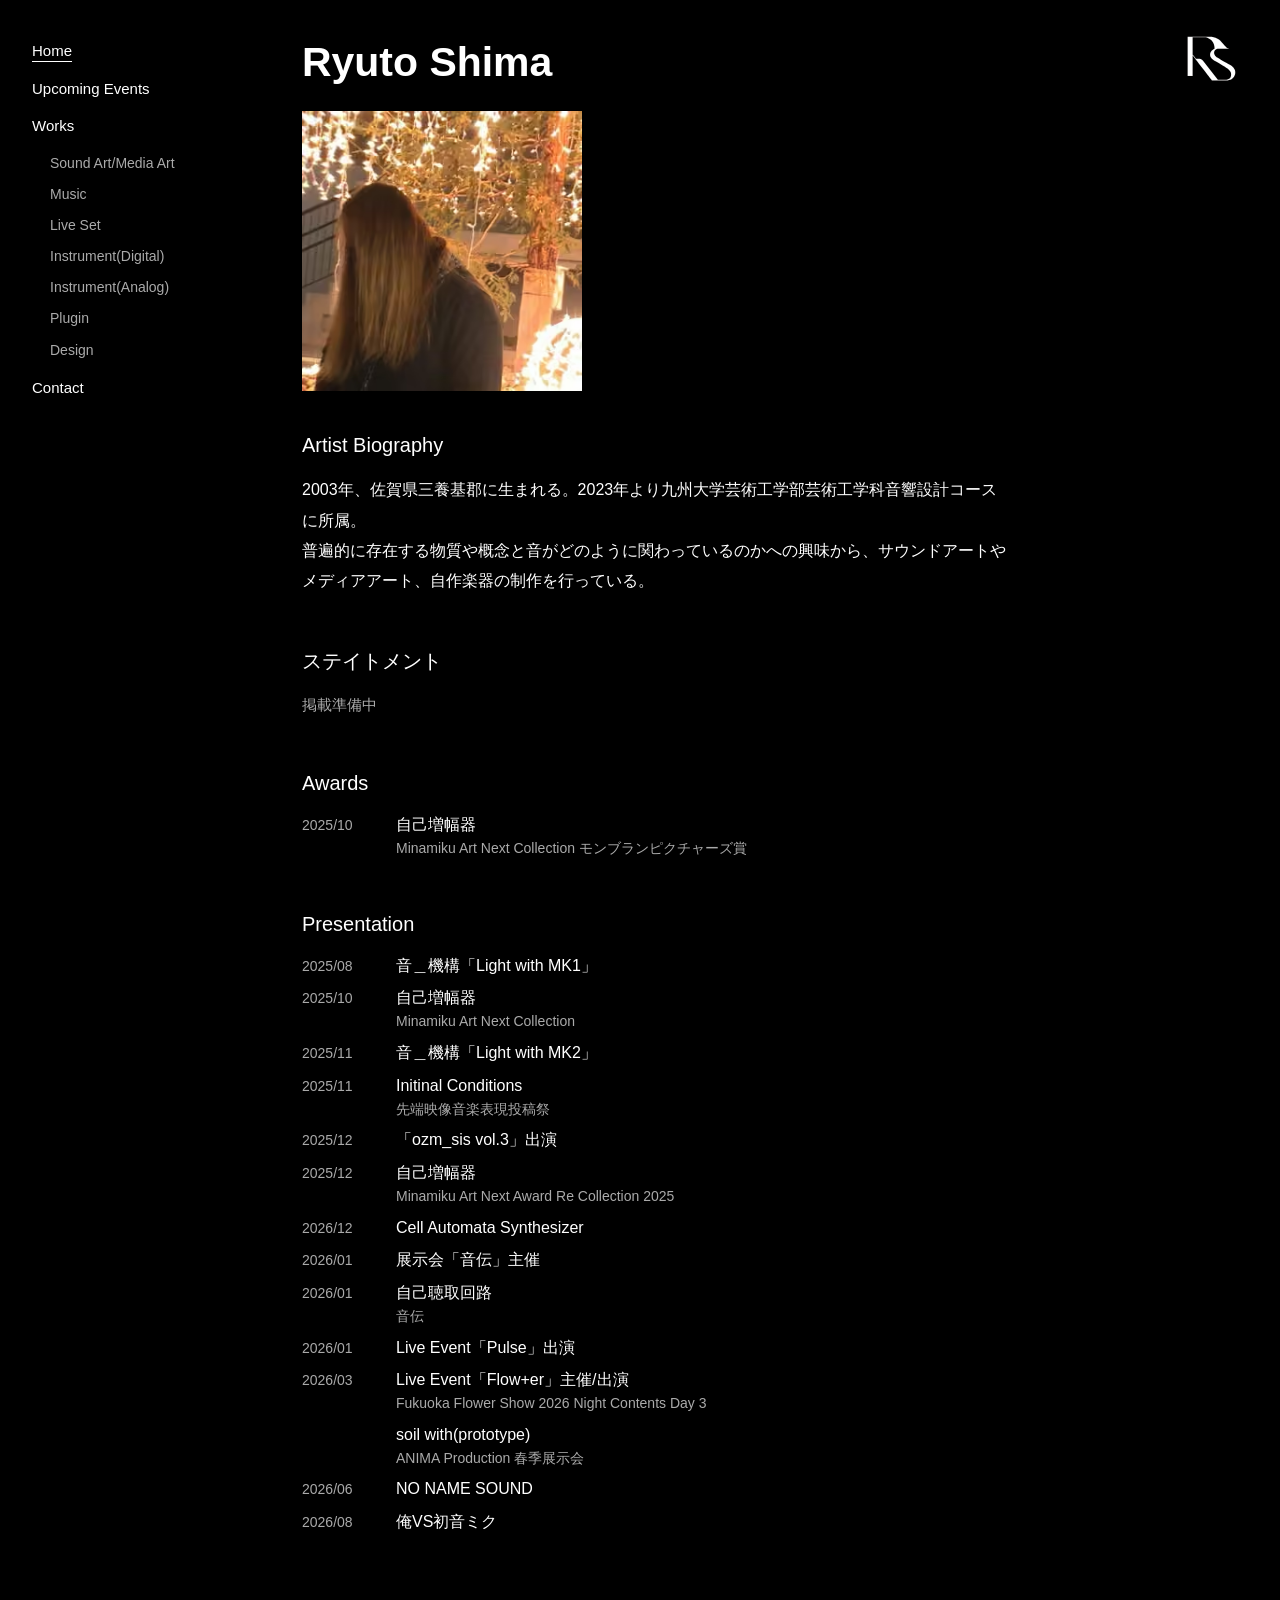
<file: index.html>
<!doctype html>
<html lang="ja">
<head>
  <meta charset="utf-8">
  <meta name="viewport" content="width=device-width, initial-scale=1">
  <title>Portfolio — Ryuto Shima</title>
  <link rel="stylesheet" href="src/styles.css">
</head>
<body>
  <a class="skip-link" href="#main">本文へ移動</a>
  <header class="site-header">
    <a class="brand" href="index.html" aria-label="Ryuto Shima — ホーム">
      <img class="brand-logo" src="assets/brand/ryuto-shima-logo.svg" width="72" height="51" alt="">
    </a>
  </header>
  <div class="site-layout">
    <aside class="sidebar">
      <nav class="site-nav" id="site-nav" aria-label="メインナビゲーション"></nav>
    </aside>
    <main id="main" class="page-shell home-page" tabindex="-1">
      <h1 class="home-title latin">Ryuto Shima</h1>
      <img class="home-image" src="assets/home/home-photo.avif" width="300" height="300" alt="ホーム掲載写真" decoding="async">
      <div class="home-sections">
        <section class="home-section" aria-labelledby="biography-title">
          <h2 id="biography-title" class="home-section-title latin">Artist Biography</h2>
          <p>2003年、佐賀県三養基郡に生まれる。2023年より九州大学芸術工学部芸術工学科音響設計コースに所属。<br>
          普遍的に存在する物質や概念と音がどのように関わっているのかへの興味から、サウンドアートやメディアアート、自作楽器の制作を行っている。</p>
        </section>
        <section class="home-section" aria-labelledby="statement-title">
          <h2 id="statement-title" class="home-section-title">ステイトメント</h2>
          <!-- 本人から提供されたステイトメントに差し替える。推測で補完しない。 -->
          <p class="status-text">掲載準備中</p>
        </section>
        <section class="home-section" aria-labelledby="awards-title">
          <h2 id="awards-title" class="home-section-title latin">Awards</h2>
          <ul class="history-list">
            <li><time class="history-date latin" datetime="2025-10">2025/10</time><div><span>自己増幅器</span><span class="history-detail">Minamiku Art Next Collection モンブランピクチャーズ賞</span></div></li>
          </ul>
        </section>
        <section class="home-section" aria-labelledby="presentation-title">
          <h2 id="presentation-title" class="home-section-title latin">Presentation</h2>
          <ul class="history-list">
            <li><time class="history-date latin" datetime="2025-08">2025/08</time><div><span>音＿機構「Light with MK1」</span></div></li>
            <li><time class="history-date latin" datetime="2025-10">2025/10</time><div><span>自己増幅器</span><span class="history-detail latin">Minamiku Art Next Collection</span></div></li>
            <li><time class="history-date latin" datetime="2025-11">2025/11</time><div><span>音＿機構「Light with MK2」</span></div></li>
            <li><time class="history-date latin" datetime="2025-11">2025/11</time><div><span class="latin">Initinal Conditions</span><span class="history-detail">先端映像音楽表現投稿祭</span></div></li>
            <li><time class="history-date latin" datetime="2025-12">2025/12</time><div><span>「ozm_sis vol.3」出演</span></div></li>
            <li><time class="history-date latin" datetime="2025-12">2025/12</time><div><span>自己増幅器</span><span class="history-detail latin">Minamiku Art Next Award Re Collection 2025</span></div></li>
            <li><time class="history-date latin" datetime="2026-12">2026/12</time><div><span class="latin">Cell Automata Synthesizer</span></div></li>
            <li><time class="history-date latin" datetime="2026-01">2026/01</time><div><span>展示会「音伝」主催</span></div></li>
            <li><time class="history-date latin" datetime="2026-01">2026/01</time><div><span>自己聴取回路</span><span class="history-detail">音伝</span></div></li>
            <li><time class="history-date latin" datetime="2026-01">2026/01</time><div><span>Live Event「Pulse」出演</span></div></li>
            <li><time class="history-date latin" datetime="2026-03">2026/03</time><div><span>Live Event「Flow+er」主催/出演</span><span class="history-detail latin">Fukuoka Flower Show 2026 Night Contents Day 3</span></div></li>
            <li><span class="history-date" aria-hidden="true"></span><div><span class="latin">soil with(prototype)</span><span class="history-detail">ANIMA Production 春季展示会</span></div></li>
            <li><time class="history-date latin" datetime="2026-06">2026/06</time><div><span class="latin">NO NAME SOUND</span></div></li>
            <li><time class="history-date latin" datetime="2026-08">2026/08</time><div><span>俺VS初音ミク</span></div></li>
          </ul>
        </section>
      </div>
    </main>
  </div>
  <script src="src/data.js"></script>
  <script src="src/site.js"></script>

</body>
</html>
</file>
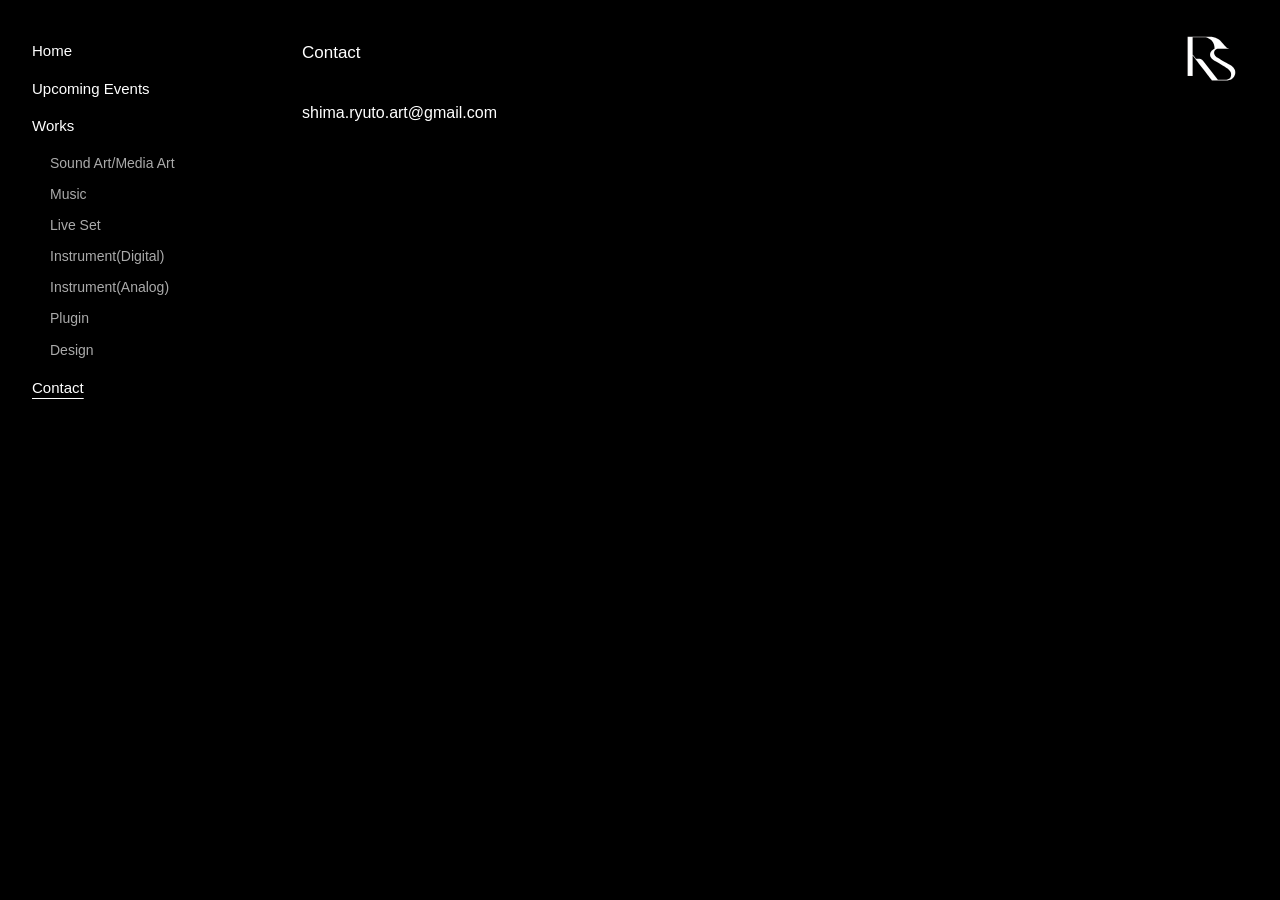
<file: contact.html>
<!doctype html>
<html lang="ja">
<head>
  <meta charset="utf-8">
  <meta name="viewport" content="width=device-width, initial-scale=1">
  <title>Contact — Ryuto Shima</title>
  <link rel="stylesheet" href="src/styles.css">
</head>
<body>
  <a class="skip-link" href="#main">本文へ移動</a>
  <header class="site-header">
    <a class="brand" href="index.html" aria-label="Ryuto Shima — ホーム">
      <img class="brand-logo" src="assets/brand/ryuto-shima-logo.svg" width="72" height="51" alt="">
    </a>
  </header>
  <div class="site-layout">
    <aside class="sidebar">
      <nav class="site-nav" id="site-nav" aria-label="メインナビゲーション"></nav>
    </aside>
    <main id="main" class="page-shell" tabindex="-1">
      <h1 class="page-title latin">Contact</h1>
      <p class="contact-address"><a class="latin" href="mailto:shima.ryuto.art@gmail.com">shima.ryuto.art@gmail.com</a></p>
    </main>
  </div>
  <script src="src/data.js"></script>
  <script src="src/site.js"></script>

</body>
</html>
</file>
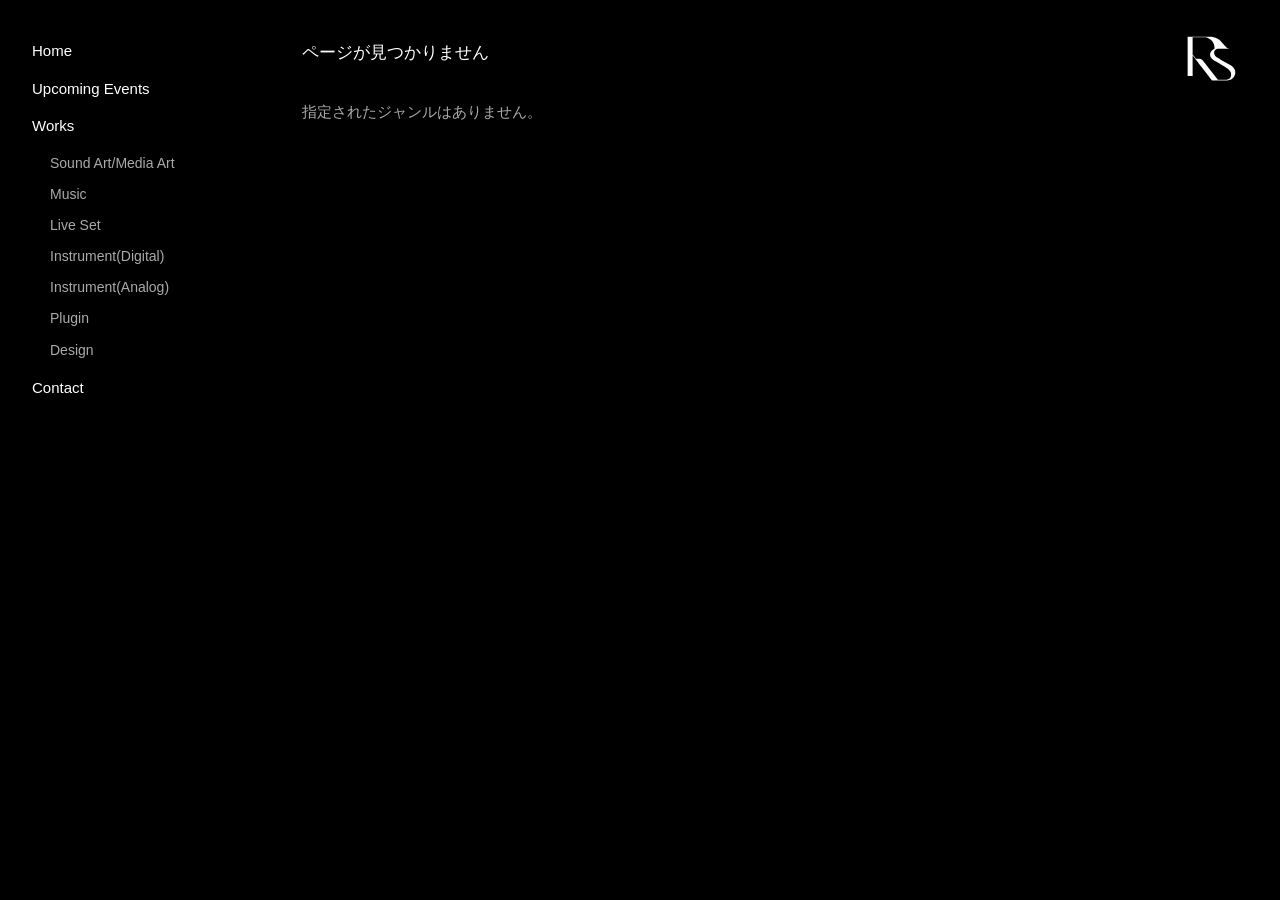
<file: genre.html>
<!doctype html>
<html lang="ja">
<head>
  <meta charset="utf-8">
  <meta name="viewport" content="width=device-width, initial-scale=1">
  <title>Genre — Ryuto Shima</title>
  <link rel="stylesheet" href="src/styles.css">
</head>
<body>
  <a class="skip-link" href="#main">本文へ移動</a>
  <header class="site-header">
    <a class="brand" href="index.html" aria-label="Ryuto Shima — ホーム">
      <img class="brand-logo" src="assets/brand/ryuto-shima-logo.svg" width="72" height="51" alt="">
    </a>
  </header>
  <div class="site-layout">
    <aside class="sidebar">
      <nav class="site-nav" id="site-nav" aria-label="メインナビゲーション"></nav>
    </aside>
    <main id="main" class="page-shell" tabindex="-1">
      <h1 id="genre-title" class="page-title"></h1>
      <div id="genre-content"></div>
      <noscript><p>作品一覧を表示するにはJavaScriptを有効にしてください。</p></noscript>
    </main>
  </div>
  <script src="src/data.js"></script>
  <script src="src/site.js"></script>
  <script src="src/work-grid.js"></script>
  <script src="src/genre.js"></script>
</body>
</html>
</file>
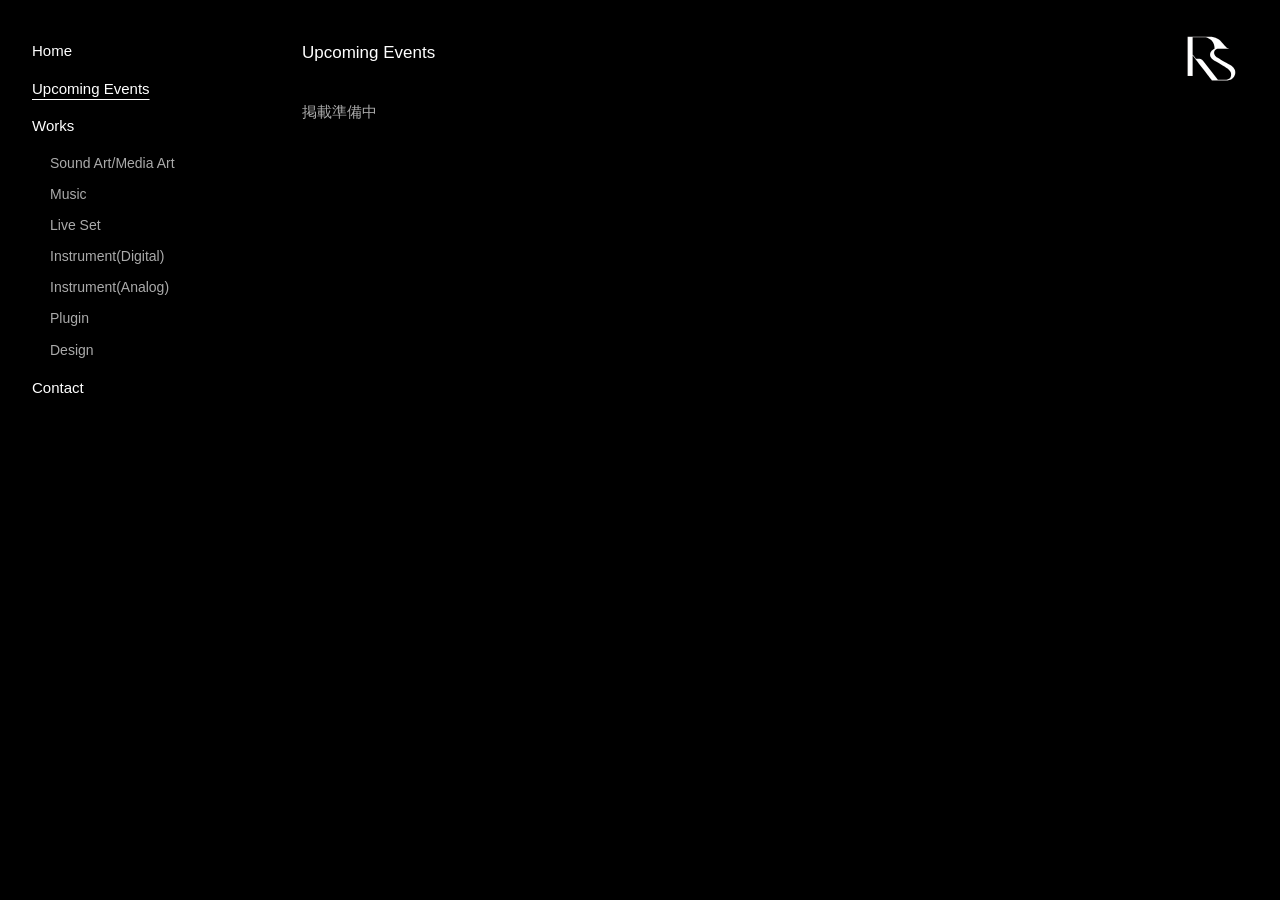
<file: upcoming.html>
<!doctype html>
<html lang="ja">
<head>
  <meta charset="utf-8">
  <meta name="viewport" content="width=device-width, initial-scale=1">
  <title>Upcoming Events — Ryuto Shima</title>
  <link rel="stylesheet" href="src/styles.css">
</head>
<body>
  <a class="skip-link" href="#main">本文へ移動</a>
  <header class="site-header">
    <a class="brand" href="index.html" aria-label="Ryuto Shima — ホーム">
      <img class="brand-logo" src="assets/brand/ryuto-shima-logo.svg" width="72" height="51" alt="">
    </a>
  </header>
  <div class="site-layout">
    <aside class="sidebar">
      <nav class="site-nav" id="site-nav" aria-label="メインナビゲーション"></nav>
    </aside>
    <main id="main" class="page-shell" tabindex="-1">
      <h1 class="page-title latin">Upcoming Events</h1>
      <!-- 出演・展示予定が本人から提供されたら、この部分へ追加する。 -->
      <p class="status-text">掲載準備中</p>
    </main>
  </div>
  <script src="src/data.js"></script>
  <script src="src/site.js"></script>

</body>
</html>
</file>
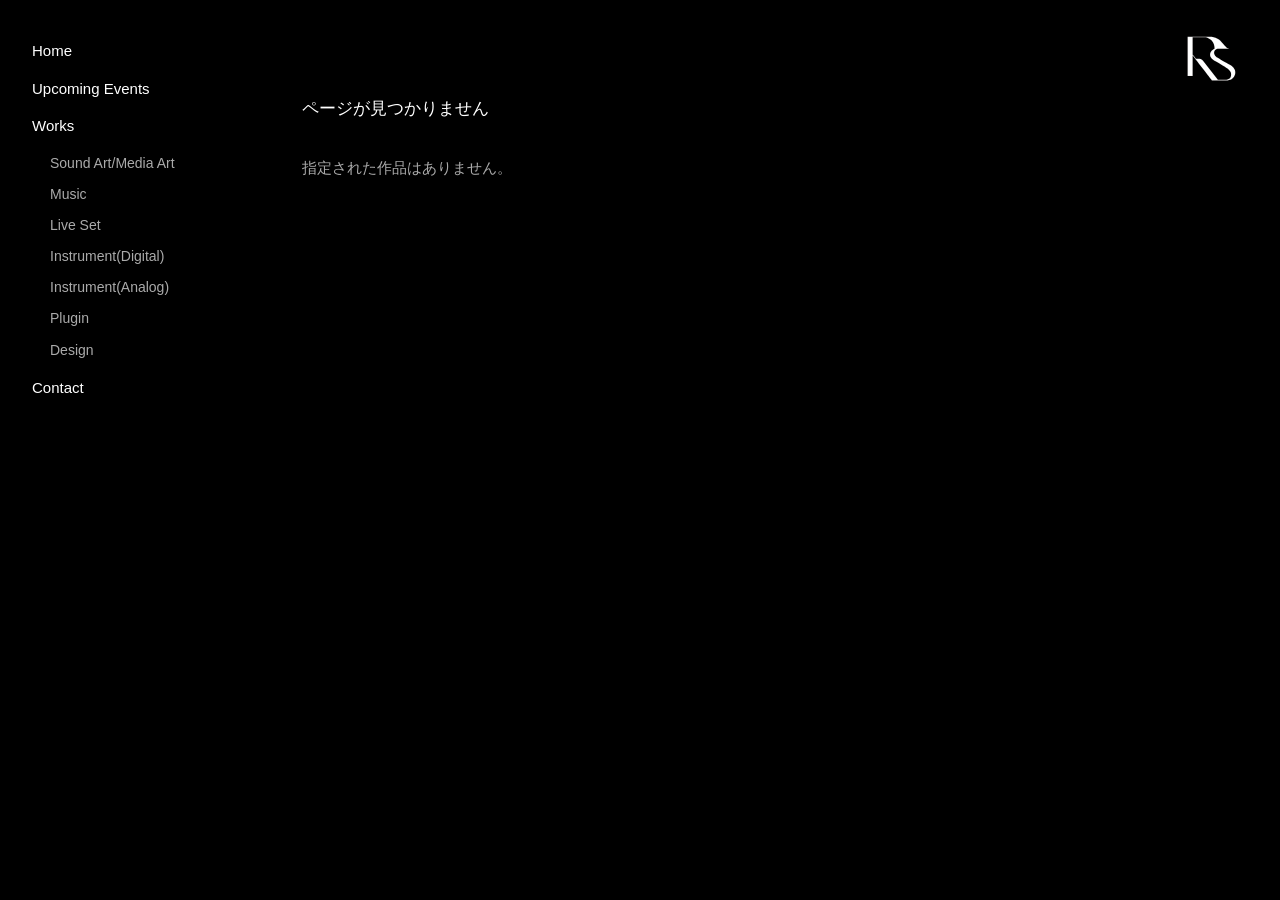
<file: work.html>
<!doctype html>
<html lang="ja">
<head>
  <meta charset="utf-8">
  <meta name="viewport" content="width=device-width, initial-scale=1">
  <title>Work — Ryuto Shima</title>
  <link rel="stylesheet" href="src/styles.css">
</head>
<body>
  <a class="skip-link" href="#main">本文へ移動</a>
  <header class="site-header">
    <a class="brand" href="index.html" aria-label="Ryuto Shima — ホーム">
      <img class="brand-logo" src="assets/brand/ryuto-shima-logo.svg" width="72" height="51" alt="">
    </a>
  </header>
  <div class="site-layout">
    <aside class="sidebar">
      <nav class="site-nav" id="site-nav" aria-label="メインナビゲーション"></nav>
    </aside>
    <main id="main" class="page-shell work-page" tabindex="-1">
      <div id="work-content"></div>
      <noscript><p>作品を表示するにはJavaScriptを有効にしてください。</p></noscript>
    </main>
  </div>
  <script src="src/data.js"></script>
  <script src="src/site.js"></script>
  <script src="src/work.js"></script>
</body>
</html>
</file>
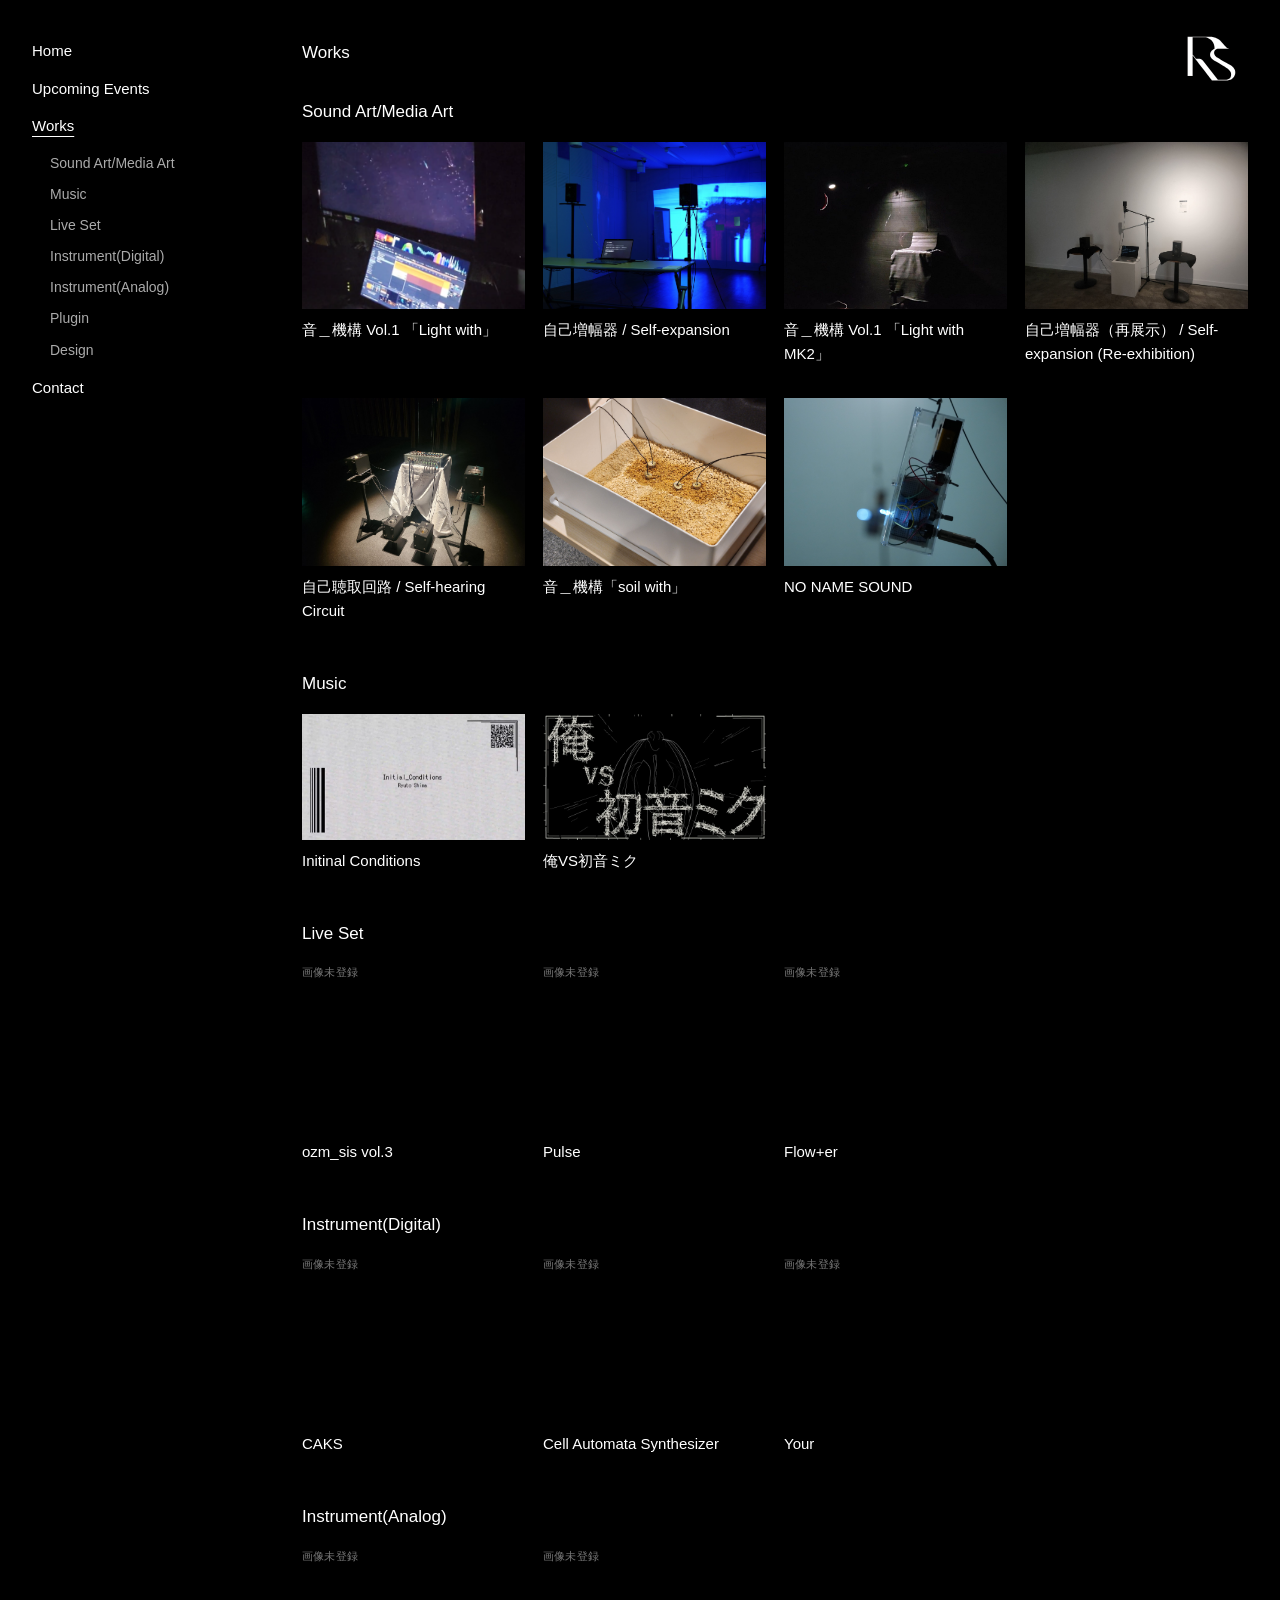
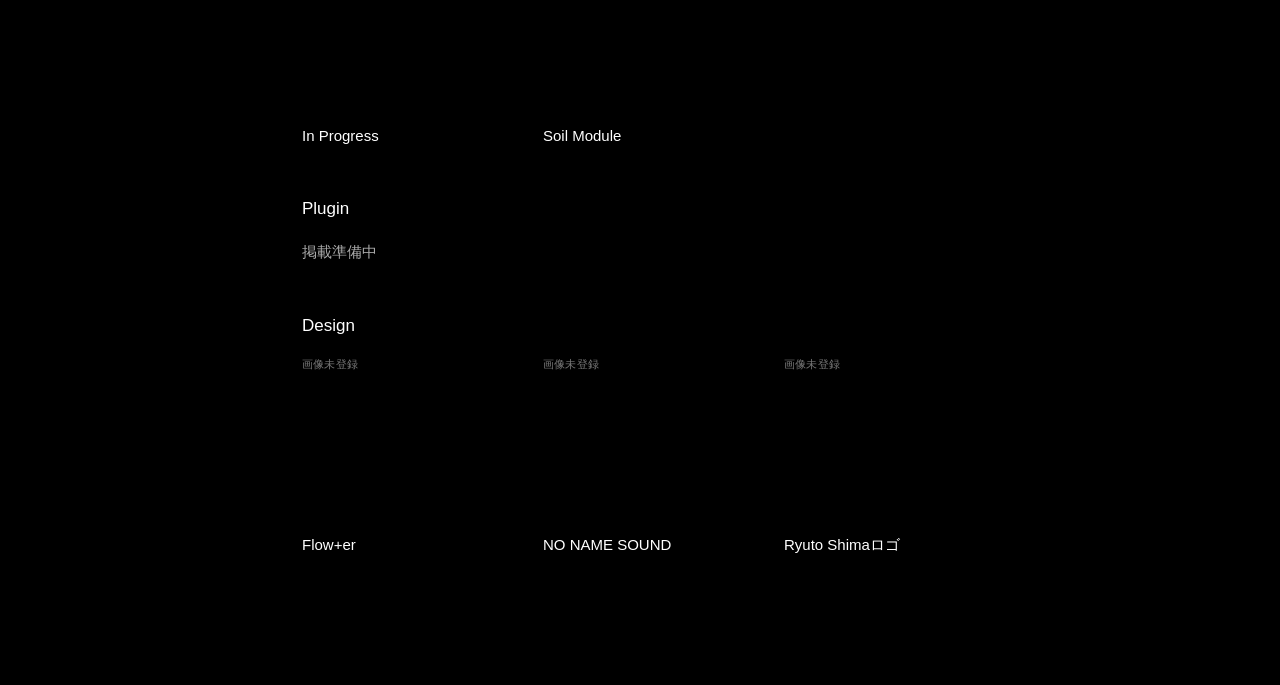
<file: works.html>
<!doctype html>
<html lang="ja">
<head>
  <meta charset="utf-8">
  <meta name="viewport" content="width=device-width, initial-scale=1">
  <title>Works — Ryuto Shima</title>
  <link rel="stylesheet" href="src/styles.css">
</head>
<body>
  <a class="skip-link" href="#main">本文へ移動</a>
  <header class="site-header">
    <a class="brand" href="index.html" aria-label="Ryuto Shima — ホーム">
      <img class="brand-logo" src="assets/brand/ryuto-shima-logo.svg" width="72" height="51" alt="">
    </a>
  </header>
  <div class="site-layout">
    <aside class="sidebar">
      <nav class="site-nav" id="site-nav" aria-label="メインナビゲーション"></nav>
    </aside>
    <main id="main" class="page-shell" tabindex="-1">
      <h1 class="page-title latin">Works</h1>
      <div id="works-content"></div>
      <noscript><p>作品一覧を表示するにはJavaScriptを有効にしてください。</p></noscript>
    </main>
  </div>
  <script src="src/data.js"></script>
  <script src="src/site.js"></script>
  <script src="src/work-grid.js"></script>
  <script src="src/works.js"></script>
</body>
</html>
</file>
<file: src/styles.css>
* { box-sizing: border-box; }
:root {
  color-scheme: dark;
  --bg: #000000;
  --fg: #ffffff;
  --muted: #aaaaaa;
  --jp: "Hiragino Kaku Gothic ProN", "Yu Gothic", "YuGothic", Meiryo, sans-serif;
  --latin: Arial, Helvetica, sans-serif;
}
html { background: var(--bg); }
body {
  margin: 0;
  background: var(--bg);
  color: var(--fg);
  font-family: var(--jp);
  font-size: 16px;
  line-height: 1.7;
  letter-spacing: 0;
}
a { color: inherit; text-decoration: none; }
a:focus-visible { outline: 1px solid var(--fg); outline-offset: 5px; }
.latin { font-family: var(--latin); letter-spacing: 0; }
.skip-link { position: fixed; top: 8px; left: 8px; transform: translateY(-160%); z-index: 2; background: #000; padding: 8px; }
.skip-link:focus { transform: none; }
.site-layout {
  display: grid;
  grid-template-columns: 230px minmax(0, 1fr);
  gap: 40px;
  padding: 38px 32px 80px;
}
.sidebar { position: sticky; top: 38px; align-self: start; max-height: calc(100svh - 76px); overflow-y: auto; }
.site-header { position: absolute; top: 32px; right: 32px; }
.brand { display: block; }
.brand-logo { display: block; width: 72px; height: 51px; object-fit: contain; }
.site-nav { display: flex; flex-direction: column; align-items: flex-start; gap: 12px; margin-top: 0; }
.nav-subgroup { display: flex; flex-direction: column; align-items: flex-start; gap: 6px; padding-left: 18px; }
.site-nav .nav-top { color: var(--fg); font-size: 15px; line-height: 1.7; }
.site-nav .nav-ancestor-current { color: var(--fg); }
.site-nav a { color: var(--muted); font-size: 14px; line-height: 1.8; overflow-wrap: anywhere; }
.site-nav a:hover, .site-nav a[aria-current] { color: var(--fg); }
.site-nav a[aria-current] { text-decoration: underline; text-underline-offset: 5px; }
.page-shell { min-width: 0; padding: 0; }
.page-title { padding-right: 80px; margin: 0 0 30px; font-size: 17px; line-height: 1.8; font-weight: 500; }
.work-grid { display: grid; grid-template-columns: repeat(4, minmax(0, 1fr)); gap: 32px 18px; align-items: start; }
.work-item { display: block; min-width: 0; }
.work-media { aspect-ratio: 4 / 3; width: 100%; }
.work-media--music { aspect-ratio: 16 / 9; }
.work-media--pending { display: flex; align-items: flex-start; justify-content: flex-start; }
.media-pending-text { color: #777777; font-size: 11px; line-height: 1.5; letter-spacing: 0.02em; }
.work-media img { display: block; width: 100%; height: 100%; object-fit: contain; object-position: left top; }
.work-item-title { margin: 9px 0 0; font-size: 15px; font-weight: 500; line-height: 1.6; overflow-wrap: anywhere; }
.work-item-title:first-child { margin-top: 0; }
.meta { margin: 6px 0 0; color: var(--muted); font-size: 13px; line-height: 1.7; }
.work-media + .meta { margin-top: 9px; }
.meta + .work-item-title { margin-top: 3px; }
.work-item:hover .work-item-title, .back-link:hover { text-decoration: underline; text-underline-offset: 4px; }
.status-text { margin: 0; color: var(--muted); font-size: 15px; }
.genre-section { margin-bottom: 48px; }
.genre-section-title { margin: 0 0 18px; font-size: 17px; line-height: 1.5; font-weight: 500; }
.genre-section-title a:hover, .contact-address a:hover { text-decoration: underline; text-underline-offset: 4px; }
.contact-address { margin: 0; font-size: 16px; overflow-wrap: anywhere; }
.home-title { margin: 0 0 24px; padding-right: 80px; font-size: clamp(32px, 3.2vw, 44px); font-weight: 600; line-height: 1.2; }
.home-image { display: block; width: min(280px, 100%); height: auto; margin: 0 0 38px; }
.history-list { list-style: none; margin: 0; padding: 0; display: grid; gap: 8px; }
.history-list li { display: grid; grid-template-columns: 76px minmax(0, 1fr); gap: 18px; align-items: baseline; line-height: 1.55; }
.history-date { font-size: 14px; color: var(--muted); white-space: nowrap; }
.history-list li > div { min-width: 0; overflow-wrap: anywhere; }
.history-detail { display: block; color: var(--muted); font-size: 14px; line-height: 1.55; }
.home-sections { display: flex; flex-direction: column; gap: 48px; max-width: 44rem; }
.home-section-title { margin: 0 0 14px; font-size: 20px; font-weight: 500; line-height: 1.6; }
.home-section p { margin: 0; line-height: 1.9; overflow-wrap: anywhere; }
.home-section a { text-decoration: underline; text-underline-offset: 4px; }
.work-page { max-width: 1250px; padding-top: 56px; }
.back-link { display: inline-block; margin-bottom: 28px; color: var(--muted); font-size: 14px; }
.work-detail-layout {
  display: grid;
  grid-template-columns: minmax(0, 1.18fr) minmax(0, 1fr);
  grid-template-rows: auto 1fr;
  grid-template-areas: "media heading" "media text";
  column-gap: clamp(28px, 3.5vw, 54px);
  align-items: start;
}
.work-detail-media { grid-area: media; position: sticky; top: 38px; min-width: 0; }
.work-detail-heading { grid-area: heading; min-width: 0; }
.work-detail-text { grid-area: text; min-width: 0; }
.work-title { margin: 0 0 22px; font-size: 22px; font-weight: 500; line-height: 1.5; overflow-wrap: anywhere; }
.work-title-en { font-size: .85em; font-weight: 400; }
.work-item-title-en { font-weight: 400; }
.work-exhibition {
  display: grid;
  grid-template-columns: 75px minmax(0, 1fr);
  column-gap: 14px;
  row-gap: 9px;
  margin: 0 0 26px;
  font-size: 13px;
  line-height: 1.65;
}
.work-exhibition dt { margin: 0; color: var(--muted); font-family: var(--latin); }
.work-exhibition dd { min-width: 0; margin: 0; overflow-wrap: anywhere; }
.work-exhibition-line { display: block; }
.work-meta { margin: -14px 0 24px; }
.work-stack { display: flex; flex-direction: column; align-items: flex-start; gap: 28px; }
.work-photo { width: 100%; margin: 0; }
.work-photo img { display: block; width: auto; max-width: 100%; height: auto; max-height: 85svh; }
.work-photo video { display: block; width: auto; max-width: 100%; height: auto; max-height: 85svh; background: #000; }

/* Work detail gallery: full image/video above horizontally scrollable square thumbnails. */
.work-gallery { width: 100%; min-width: 0; }
.work-gallery-viewer {
  position: relative;
  display: flex;
  align-items: center;
  justify-content: center;
  width: 100%;
  aspect-ratio: 4 / 3;
  height: auto;
  min-height: 0;
  max-height: 68svh;
  background: #000;
}
.work-gallery-screen { display: flex; align-items: center; justify-content: center; width: 100%; height: 100%; min-width: 0; min-height: 0; }
.work-gallery-main-media { display: block; width: 100%; height: 100%; object-fit: contain; background: #000; }
.work-gallery-youtube, .work-gallery-niconico { aspect-ratio: 16 / 9; height: auto; max-height: 100%; border: 0; }
.work-gallery-arrow {
  position: absolute;
  z-index: 1;
  top: 50%;
  transform: translateY(-50%);
  width: 40px;
  height: 58px;
  padding: 0;
  border: 0;
  color: #fff;
  background: rgba(0, 0, 0, .42);
  font: 400 36px/1 Arial, sans-serif;
  cursor: pointer;
}
.work-gallery-arrow--prev { left: 0; }
.work-gallery-arrow--next { right: 0; }
.work-gallery-arrow:hover { background: rgba(0, 0, 0, .72); }
.work-gallery-arrow:focus-visible, .work-gallery-thumb:focus-visible { outline: 2px solid #fff; outline-offset: 3px; }
.work-gallery-controls { display: flex; gap: 18px; align-items: flex-start; margin-top: 14px; min-width: 0; }
.work-gallery-thumbnails {
  position: relative;
  display: flex;
  flex: 1 1 auto;
  gap: 10px;
  min-width: 0;
  max-width: 750px;
  overflow-x: auto;
  overflow-y: hidden;
  padding: 3px 3px 9px;
  scrollbar-width: thin;
  -webkit-overflow-scrolling: touch;
}
.work-gallery-thumb {
  position: relative;
  display: block;
  flex: 0 0 84px;
  width: 84px;
  height: 84px;
  padding: 0;
  border: 1px solid #555;
  background: #111;
  opacity: .65;
  overflow: hidden;
  cursor: pointer;
}
.work-gallery-thumb:hover { opacity: .9; }
.work-gallery-thumb[aria-pressed="true"] { border: 2px solid #fff; opacity: 1; }
.work-gallery-thumb-media { display: block; width: 100%; height: 100%; object-fit: cover; pointer-events: none; }
.work-gallery-thumb-niconico {
  display: flex;
  width: 100%;
  height: 100%;
  align-items: flex-start;
  justify-content: center;
  padding-top: 15px;
  font-size: 12px;
  letter-spacing: .06em;
  color: #eee;
  background: #222;
}
.work-gallery-thumb-play {
  position: absolute;
  inset: 0;
  display: grid;
  place-items: center;
  color: #fff;
  background: rgba(0,0,0,.18);
  font: 20px/1 Arial, sans-serif;
  pointer-events: none;
}
.work-gallery-counter { flex: 0 0 auto; margin-top: 4px; color: var(--muted); font-size: 13px; white-space: nowrap; }

.external-link { font-size: 16px; text-decoration: underline; text-underline-offset: 5px; }
.work-description { max-width: 44rem; font-size: 15px; line-height: 1.95; overflow-wrap: anywhere; }
.work-description + .work-description { margin-top: 40px; }
.work-description-label { margin: 0 0 14px; color: var(--muted); font-family: var(--latin); font-size: 13px; font-weight: 400; line-height: 1.5; }
.work-description p { margin: 0 0 1.35em; }
.work-description p:last-child { margin-bottom: 0; }
.work-description--en { font-family: var(--latin); font-size: 14px; line-height: 1.9; }
.work-detail-text .external-link { display: inline-block; margin-top: 16px; }
@media (min-width: 1440px) {
  .work-grid { grid-template-columns: repeat(5, minmax(0, 1fr)); }
}
@media (min-width: 761px) and (max-width: 1099px) {
  .work-detail-layout { grid-template-columns: minmax(0, 1fr) minmax(0, 1fr); column-gap: 24px; }
  .work-description { font-size: 14px; line-height: 1.85; }
  .work-description--en { font-size: 14px; }

  .site-layout { grid-template-columns: 210px minmax(0, 1fr); gap: 28px; padding: 30px 24px 60px; }
  .work-grid { grid-template-columns: repeat(3, minmax(0, 1fr)); gap: 28px 16px; }
}
@media (max-width: 760px) {
  .work-detail-layout {
    grid-template-columns: minmax(0, 1fr);
    grid-template-rows: auto;
    grid-template-areas: "heading" "media" "text";
    row-gap: 22px;
  }
  .work-detail-media { position: static; }
  .work-title { font-size: 21px; margin-bottom: 0; }
  .work-meta { margin: 8px 0 0; }
  .work-gallery-viewer { aspect-ratio: 4 / 3; height: auto; min-height: 0; max-height: 55svh; }
  .work-gallery-arrow { width: 30px; height: 48px; font-size: 30px; }
  .work-gallery-controls { gap: 10px; margin-top: 10px; }
  .work-gallery-thumbnails { gap: 8px; }
  .work-gallery-thumb { flex-basis: 66px; width: 66px; height: 66px; }

  .site-header { top: 20px; right: 20px; }
  .brand-logo { width: 64px; height: 45px; }
  .home-title { padding-right: 0; font-size: 34px; margin-bottom: 24px; }
  .home-image { width: min(260px, 100%); margin-bottom: 30px; }
  .home-sections { gap: 38px; }
  .history-list li { grid-template-columns: 66px minmax(0, 1fr); gap: 12px; }
  .site-layout { display: block; padding: 24px 20px 48px; }
  .sidebar { position: static; max-height: none; overflow: visible; margin-bottom: 36px; }
  .site-nav { display: flex; flex-direction: column; align-items: flex-start; gap: 10px; margin-top: 24px; }
  .site-nav a { width: fit-content; }
  .nav-subgroup { display: grid; width: 100%; grid-template-columns: repeat(2, minmax(0, 1fr)); gap: 8px 14px; padding-left: 14px; }
  .nav-subgroup a { max-width: 100%; }
  .page-title { margin-bottom: 24px; font-size: 16px; }
  .work-grid { grid-template-columns: repeat(2, minmax(0, 1fr)); gap: 24px 14px; }
  .work-item-title { font-size: 14px; }
  .work-title { font-size: 22px; margin-bottom: 24px; }
  .work-exhibition { grid-template-columns: 70px minmax(0, 1fr); margin-bottom: 6px; }
  .back-link { margin-bottom: 20px; }
  .work-stack { gap: 24px; }
  .work-page { padding-top: 0; }
}
@media (max-width: 359px) {
  .work-detail-layout { row-gap: 18px; }

  .site-layout { padding-inline: 16px; }
  .work-grid, .nav-subgroup { grid-template-columns: minmax(0, 1fr); }
}
</file>
